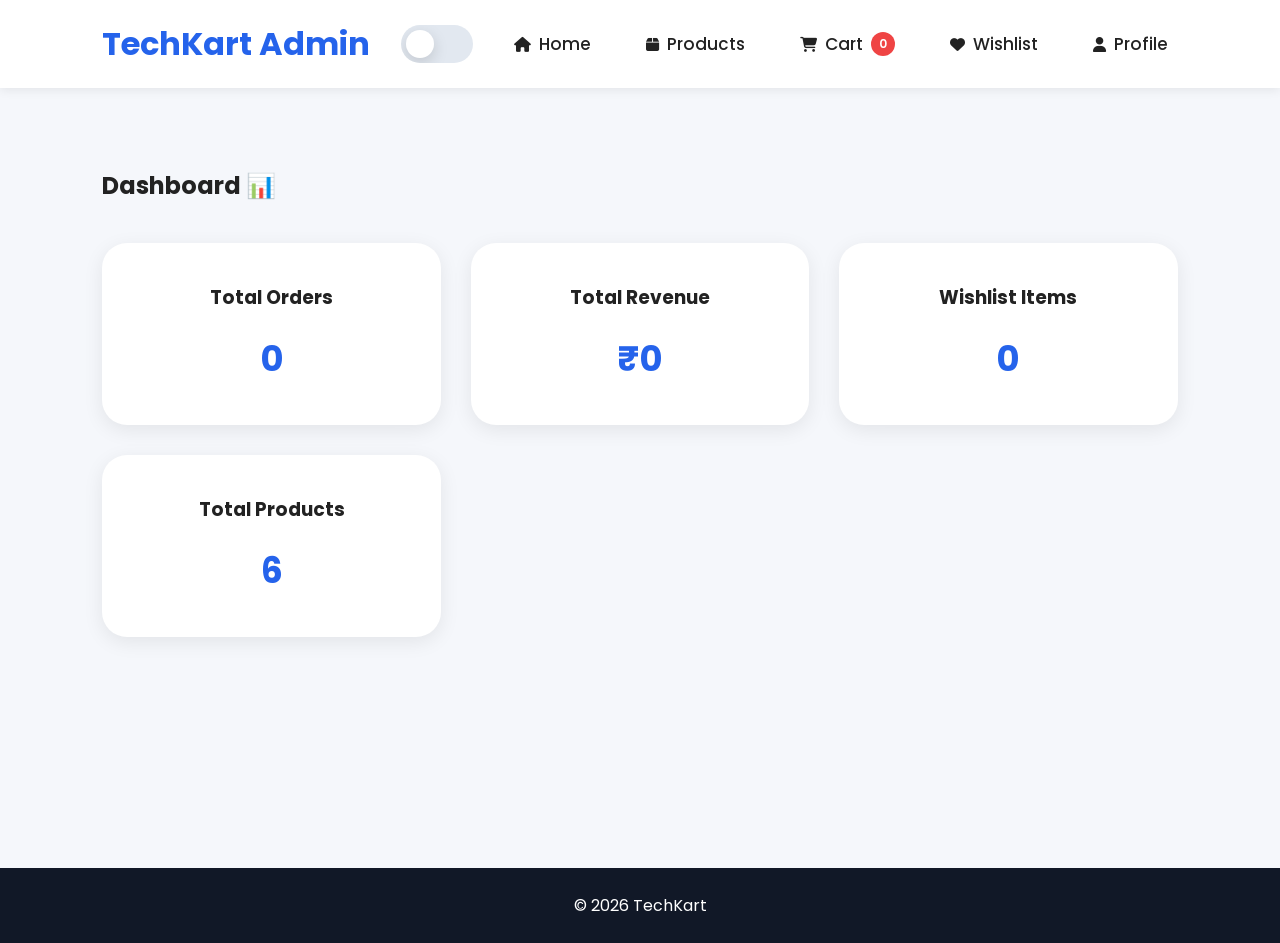
<file: admin.html>
<!DOCTYPE html>
<html lang="en">

<head>

    <meta charset="UTF-8">
    <meta name="viewport" content="width=device-width, initial-scale=1.0">

    <title>Admin Dashboard</title>

    <link rel="stylesheet" href="https://cdnjs.cloudflare.com/ajax/libs/font-awesome/6.5.2/css/all.min.css">

    <link rel="stylesheet" href="css/global.css">

    <link rel="stylesheet" href="css/admin.css">

    <link rel="stylesheet" href="css/responsive.css">

</head>

<body>

    <nav class="navbar">

        <div class="logo">
            TechKart Admin
        </div>

        <div class="menu-toggle">
            ☰
        </div>

        <button id="theme-toggle">

            <span class="toggle-circle"></span>

        </button>

        <ul class="nav-links">

            <li>
                <a href="index.html">

                    <i class="fa-solid fa-house"></i>

                    Home

                </a>
            </li>

            <li>
                <a href="products.html">

                    <i class="fa-solid fa-box"></i>

                    Products

                </a>
            </li>

            <li>
                <a href="cart.html">

                    <i class="fa-solid fa-cart-shopping"></i>

                    Cart

                    <span id="cart-count">

                        0

                    </span>

                </a>
            </li>

            <li>
                <a href="wishlist.html">

                    <i class="fa-solid fa-heart"></i>

                    Wishlist

                </a>
            </li>

            <li>
                <a href="profile.html">

                    <i class="fa-solid fa-user"></i>

                    Profile

                </a>
            </li>

        </ul>

    </nav>


    <section class="admin-section">

        <h2>

            Dashboard 📊

        </h2>

        <div class="dashboard-grid">

            <div class="dashboard-card">

                <h3>Total Orders</h3>

                <p id="total-orders">

                    0

                </p>

            </div>


            <div class="dashboard-card">

                <h3>Total Revenue</h3>

                <p id="total-revenue">

                    ₹0

                </p>

            </div>


            <div class="dashboard-card">

                <h3>Wishlist Items</h3>

                <p id="wishlist-count">

                    0

                </p>

            </div>


            <div class="dashboard-card">

                <h3>Total Products</h3>

                <p>

                    6

                </p>

            </div>

        </div>

    </section>


    <footer>

        <p>

            © 2026 TechKart

        </p>

    </footer>

    <script src="js/app.js"></script>
    <script src="js/admin.js"></script>

</body>

</html>
</file>
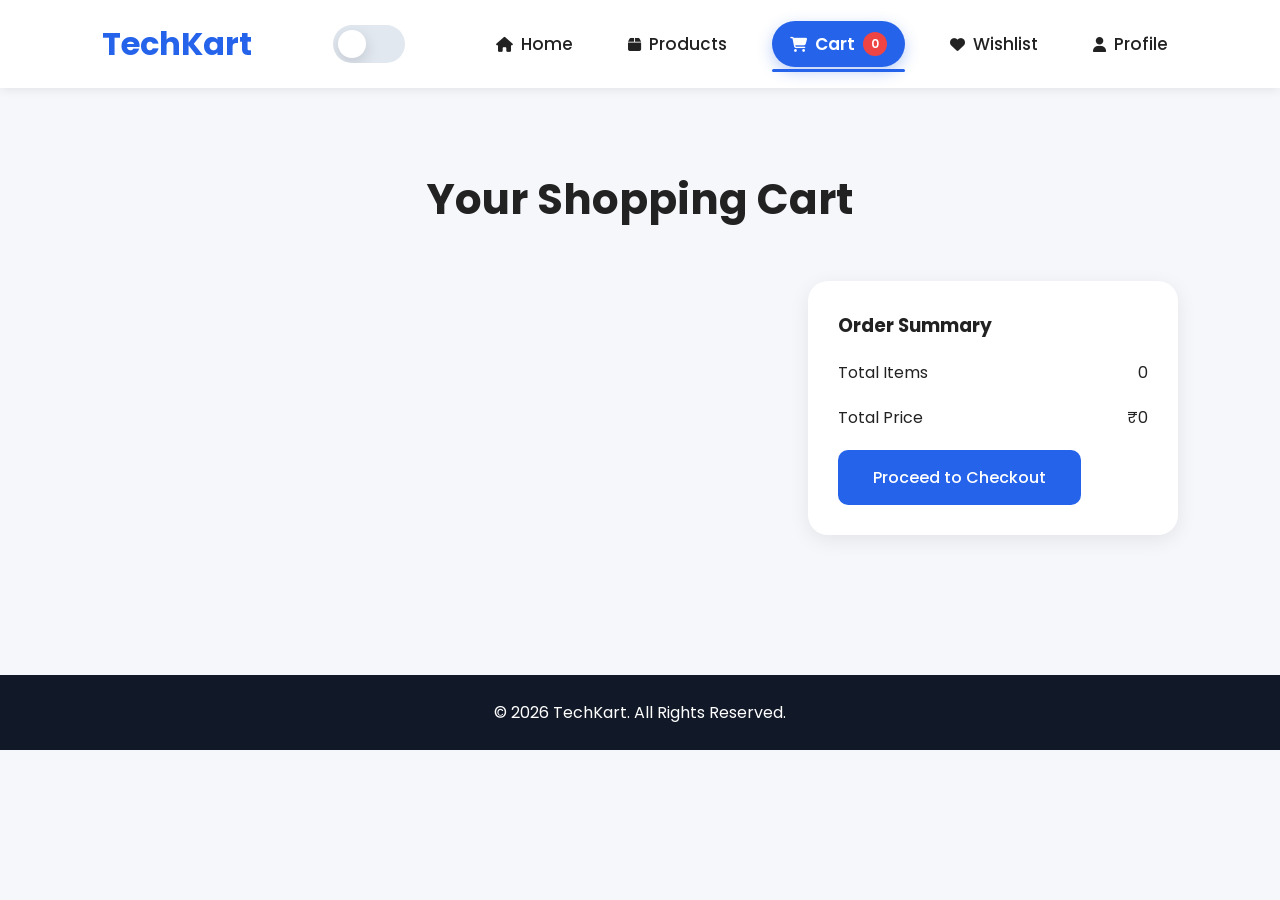
<file: cart.html>
<!DOCTYPE html>
<html lang="en">

<head>
    <meta charset="UTF-8">
    <meta name="viewport" content="width=device-width, initial-scale=1.0">
    <title>Cart - TechKart</title>

    <link rel="stylesheet" href="css/global.css">
    <link rel="stylesheet" href="css/products.css">
    <link rel="stylesheet" href="css/cart.css">
    <link rel="stylesheet" href="css/responsive.css">
    <link rel="stylesheet" href="https://cdnjs.cloudflare.com/ajax/libs/font-awesome/6.5.2/css/all.min.css">
</head>

<body>

    <!-- NAVBAR -->

    <nav class="navbar">

        <div class="logo">TechKart</div>

        <div class="menu-toggle">

            ☰

        </div>

        <button id="theme-toggle">

            <span class="toggle-circle"></span>

        </button>

        <ul class="nav-links">

            <li>
                <a href="index.html">

                    <i class="fa-solid fa-house"></i>

                    Home

                </a>
            </li>

            <li>
                <a href="products.html">

                    <i class="fa-solid fa-box"></i>

                    Products

                </a>
            </li>

            <li>
                <a href="cart.html">

                    <i class="fa-solid fa-cart-shopping"></i>

                    Cart

                    <span id="cart-count">

                        0

                    </span>

                </a>
            </li>

            <li>
                <a href="wishlist.html">

                    <i class="fa-solid fa-heart"></i>

                    Wishlist

                </a>
            </li>

            <li>
                <a href="profile.html">

                    <i class="fa-solid fa-user"></i>

                    Profile

                </a>
            </li>

        </ul>

    </nav>

    <!-- CART SECTION -->

    <section class="featured">

        <h2>Your Shopping Cart</h2>

        <div class="cart-container">

            <!-- CART ITEMS -->

            <div id="cart-items"></div>

            <!-- SUMMARY -->

            <div class="cart-summary">

                <h3>Order Summary</h3>

                <div class="summary-row">
                    <span>Total Items</span>
                    <span id="total-items">0</span>
                </div>

                <div class="summary-row">
                    <span>Total Price</span>
                    <span id="total-price">₹0</span>
                </div>

                <a href="checkout.html" class="btn checkout-btn">
                    Proceed to Checkout
                </a>

            </div>

        </div>

    </section>

    <!-- FOOTER -->

    <footer>
        <p>© 2026 TechKart. All Rights Reserved.</p>
    </footer>

    <script src="js/app.js"></script>
    <script src="js/cart.js"></script>

</body>

</html>
</file>
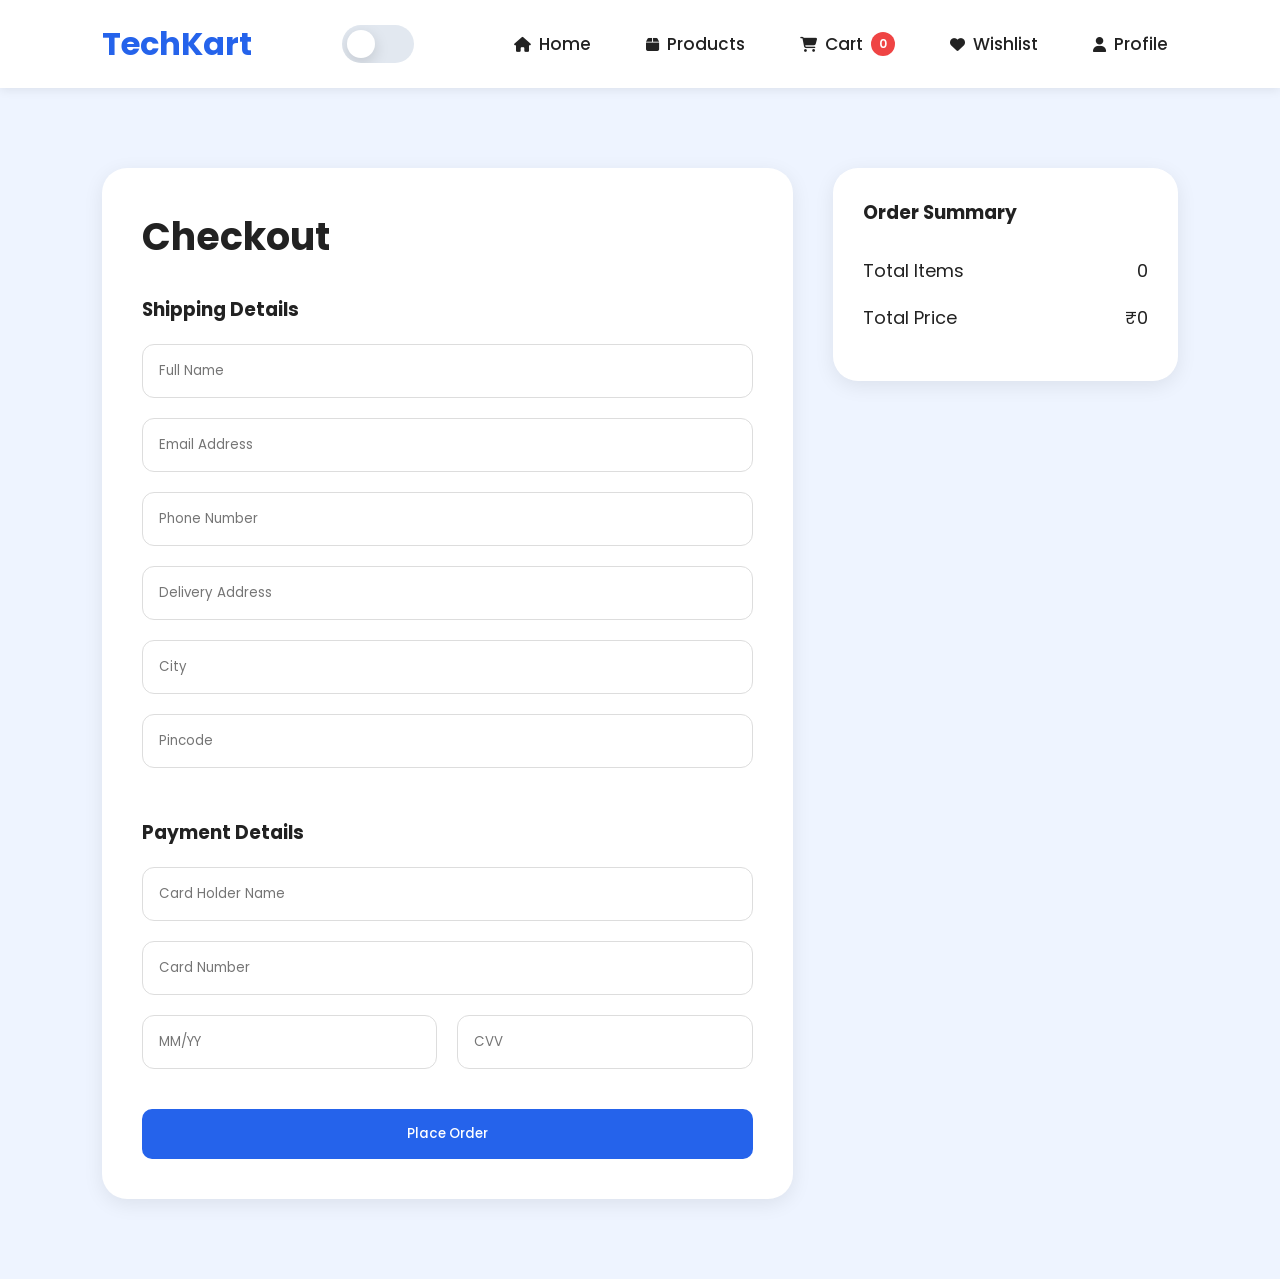
<file: checkout.html>
<!DOCTYPE html>
<html lang="en">

<head>
    <meta charset="UTF-8">
    <meta name="viewport" content="width=device-width, initial-scale=1.0">
    <title>Checkout - TechKart</title>

    <link rel="stylesheet" href="css/global.css">
    <link rel="stylesheet" href="css/checkout.css">
    <link rel="stylesheet" href="css/responsive.css">
    <link rel="stylesheet" href="https://cdnjs.cloudflare.com/ajax/libs/font-awesome/6.5.2/css/all.min.css">
</head>

<body>

    <!-- NAVBAR -->

    <nav class="navbar">

        <div class="logo">TechKart</div>

        <div class="menu-toggle">

            ☰

        </div>

        <button id="theme-toggle">

            <span class="toggle-circle"></span>

        </button>

        <ul class="nav-links">

            <li>
                <a href="index.html">

                    <i class="fa-solid fa-house"></i>

                    Home

                </a>
            </li>

            <li>
                <a href="products.html">

                    <i class="fa-solid fa-box"></i>

                    Products

                </a>
            </li>

            <li>
                <a href="cart.html">

                    <i class="fa-solid fa-cart-shopping"></i>

                    Cart

                    <span id="cart-count">

                        0

                    </span>

                </a>
            </li>

            <li>
                <a href="wishlist.html">

                    <i class="fa-solid fa-heart"></i>

                    Wishlist

                </a>
            </li>

            <li>
                <a href="profile.html">

                    <i class="fa-solid fa-user"></i>

                    Profile

                </a>
            </li>

        </ul>

    </nav>

    <!-- CHECKOUT SECTION -->

    <section class="checkout-section">

        <div class="checkout-container">

            <!-- LEFT -->

            <div class="checkout-form">

                <h2>Checkout</h2>

                <form id="paymentForm">

                    <h3>Shipping Details</h3>

                    <input type="text" placeholder="Full Name" required>

                    <input type="email" placeholder="Email Address" required>

                    <input type="text" placeholder="Phone Number" required>

                    <input type="text" placeholder="Delivery Address" required>

                    <input type="text" placeholder="City" required>

                    <input type="text" placeholder="Pincode" required>

                    <h3>Payment Details</h3>

                    <input type="text" placeholder="Card Holder Name" required>

                    <input type="text" placeholder="Card Number" required>

                    <div class="payment-row">

                        <input type="text" placeholder="MM/YY" required>

                        <input type="text" placeholder="CVV" required>

                    </div>

                    <button class="btn place-order-btn">
                        Place Order
                    </button>

                </form>

            </div>

            <!-- RIGHT -->

            <div class="order-summary">

                <h3>Order Summary</h3>

                <div class="summary-row">
                    <span>Total Items</span>
                    <span id="checkout-items">0</span>
                </div>

                <div class="summary-row">
                    <span>Total Price</span>
                    <span id="checkout-price">₹0</span>
                </div>

            </div>

        </div>

    </section>

    <script src="js/app.js"></script>
    <script src="js/checkout.js"></script>

</body>

</html>
</file>
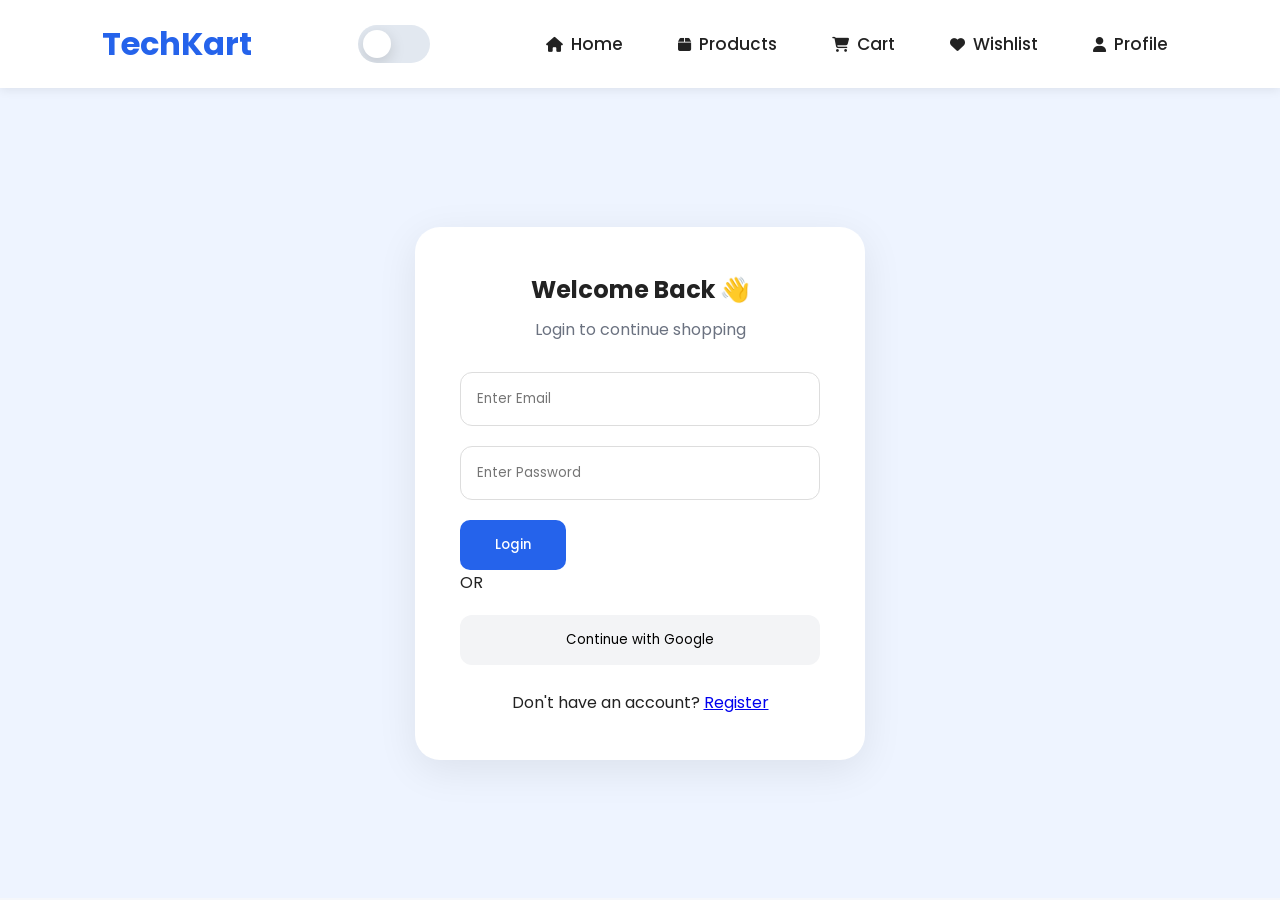
<file: login.html>
<!DOCTYPE html>
<html lang="en">

<head>
    <meta charset="UTF-8">
    <meta name="viewport" content="width=device-width, initial-scale=1.0">
    <title>Login - TechKart</title>

    <link rel="stylesheet" href="css/global.css">
    <link rel="stylesheet" href="css/login.css">
    <link rel="stylesheet" href="css/responsive.css">
    <link rel="stylesheet" href="https://cdnjs.cloudflare.com/ajax/libs/font-awesome/6.5.2/css/all.min.css">
</head>

<body>

    <!-- NAVBAR -->

    <nav class="navbar">

        <div class="logo">TechKart</div>

        <div class="menu-toggle">

            ☰

        </div>

        <button id="theme-toggle">

            <span class="toggle-circle"></span>

        </button>

        <ul class="nav-links">

            <li>
                <a href="index.html">

                    <i class="fa-solid fa-house"></i>

                    Home

                </a>
            </li>

            <li>
                <a href="products.html">

                    <i class="fa-solid fa-box"></i>

                    Products

                </a>
            </li>

            <li>
                <a href="cart.html">

                    <i class="fa-solid fa-cart-shopping"></i>

                    Cart

                </a>
            </li>

            <li>
                <a href="wishlist.html">

                    <i class="fa-solid fa-heart"></i>

                    Wishlist

                </a>
            </li>

            <li>
                <a href="profile.html">

                    <i class="fa-solid fa-user"></i>

                    Profile

                </a>
            </li>

        </ul>

    </nav>

    <!-- LOGIN SECTION -->

    <section class="login-section">

        <div class="login-container">

            <h2>Welcome Back 👋</h2>

            <p class="login-subtitle">
                Login to continue shopping
            </p>

            <form id="loginForm">

                <input type="email" placeholder="Enter Email" required>

                <input type="password" placeholder="Enter Password" required>

                <button class="btn login-btn">
                    Login
                </button>

            </form>

            <div class="divider">
                <span>OR</span>
            </div>

            <button class="google-btn">
                Continue with Google
            </button>

            <p class="register-text">
                Don't have an account?
                <a href="#">Register</a>
            </p>

        </div>

    </section>

    <script src="js/app.js"></script>
    <script src="js/login.js"></script>

</body>

</html>
</file>
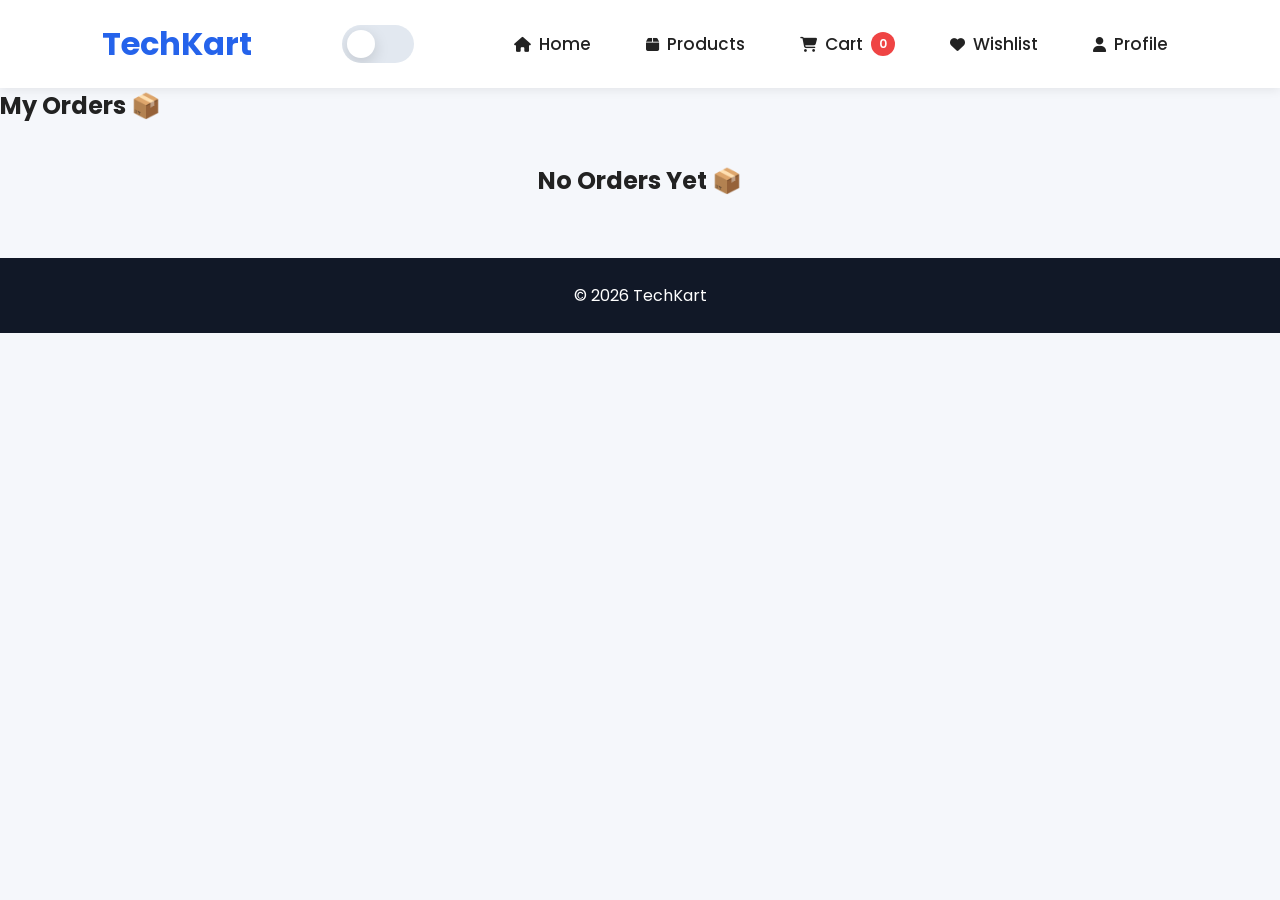
<file: orders.html>
<!DOCTYPE html>
<html lang="en">

<head>
    <meta charset="UTF-8">
    <meta name="viewport" content="width=device-width, initial-scale=1.0">

    <title>Orders - TechKart</title>

    <link rel="stylesheet" href="css/global.css">
    <link rel="stylesheet" href="css/orders.css">
    <link rel="stylesheet" href="css/responsive.css">
    <link rel="stylesheet" href="https://cdnjs.cloudflare.com/ajax/libs/font-awesome/6.5.2/css/all.min.css">

</head>

<body>

    <nav class="navbar">

        <div class="logo">
            TechKart
        </div>

        <div class="menu-toggle">
            ☰
        </div>

        <button id="theme-toggle">

            <span class="toggle-circle"></span>

        </button>

        <ul class="nav-links">

            <li>
                <a href="index.html">

                    <i class="fa-solid fa-house"></i>

                    Home

                </a>
            </li>

            <li>
                <a href="products.html">

                    <i class="fa-solid fa-box"></i>

                    Products

                </a>
            </li>

            <li>
                <a href="cart.html">

                    <i class="fa-solid fa-cart-shopping"></i>

                    Cart

                    <span id="cart-count">

                        0

                    </span>

                </a>
            </li>

            <li>
                <a href="wishlist.html">

                    <i class="fa-solid fa-heart"></i>

                    Wishlist

                </a>
            </li>

            <li>
                <a href="profile.html">

                    <i class="fa-solid fa-user"></i>

                    Profile

                </a>
            </li>

        </ul>

    </nav>


    <section class="featured">

        <h2>My Orders 📦</h2>

        <div id="orders-container">

        </div>

    </section>


    <footer>

        <p>© 2026 TechKart</p>

    </footer>

    <script src="js/app.js"></script>
    <script src="js/orders.js"></script>

</body>

</html>
</file>
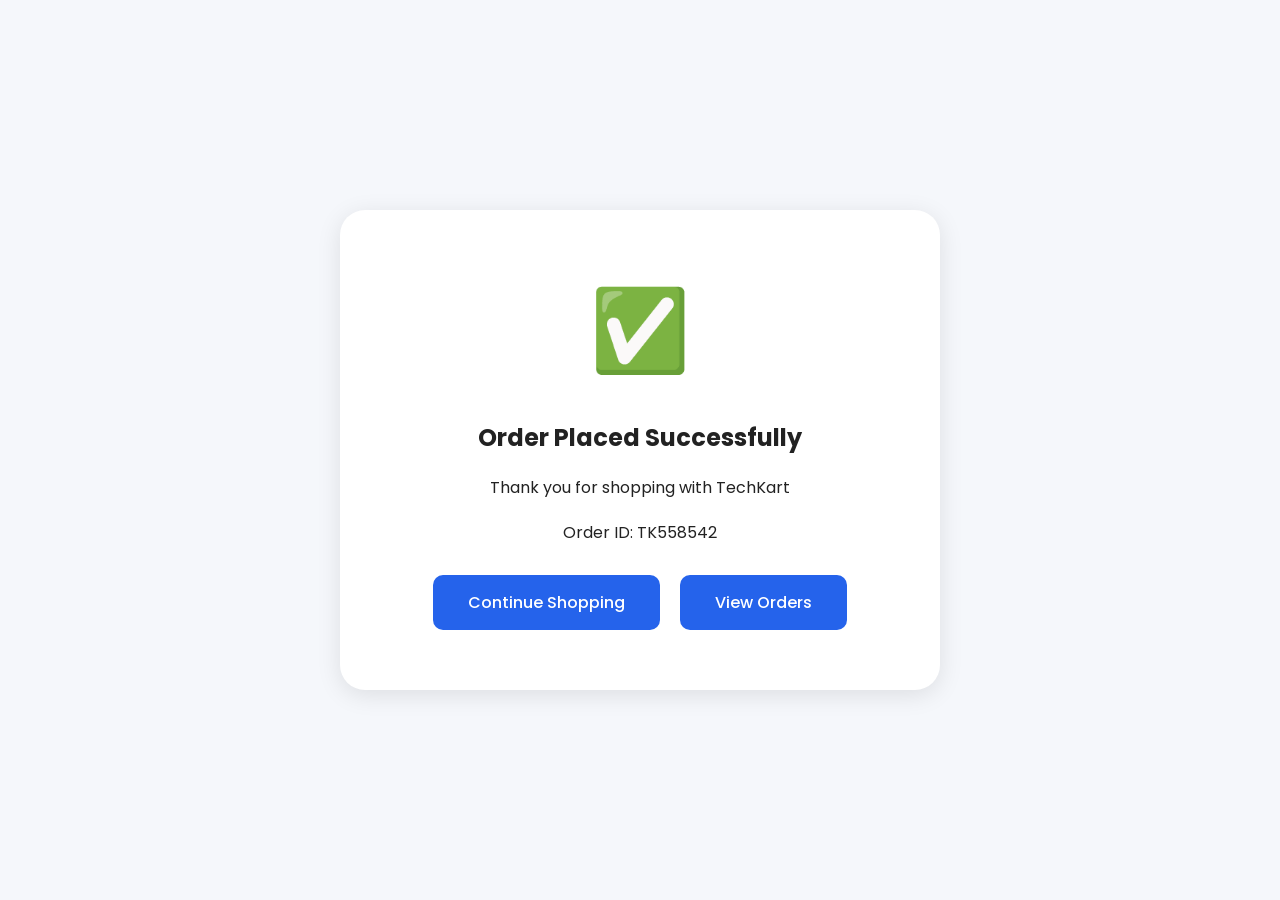
<file: success.html>
<!DOCTYPE html>
<html lang="en">

<head>

    <meta charset="UTF-8">

    <meta name="viewport" content="width=device-width, initial-scale=1.0">

    <title>Order Success</title>

    <link rel="stylesheet" href="css/global.css">

    <link rel="stylesheet" href="css/success.css">

    <link rel="stylesheet" href="https://cdnjs.cloudflare.com/ajax/libs/font-awesome/6.5.2/css/all.min.css">

</head>

<body>

    <section class="success-section">

        <div class="success-card">

            <div class="success-icon">

                ✅

            </div>

            <h1>

                Order Placed Successfully

            </h1>

            <p>

                Thank you for shopping with TechKart

            </p>

            <p>

                Order ID:

                <span id="order-id">

                </span>

            </p>

            <div class="success-buttons">

                <a href="products.html" class="btn">

                    Continue Shopping

                </a>

                <a href="orders.html" class="btn">

                    View Orders

                </a>

            </div>

        </div>

    </section>

    <script src="js/success.js"></script>

</body>

</html>
</file>
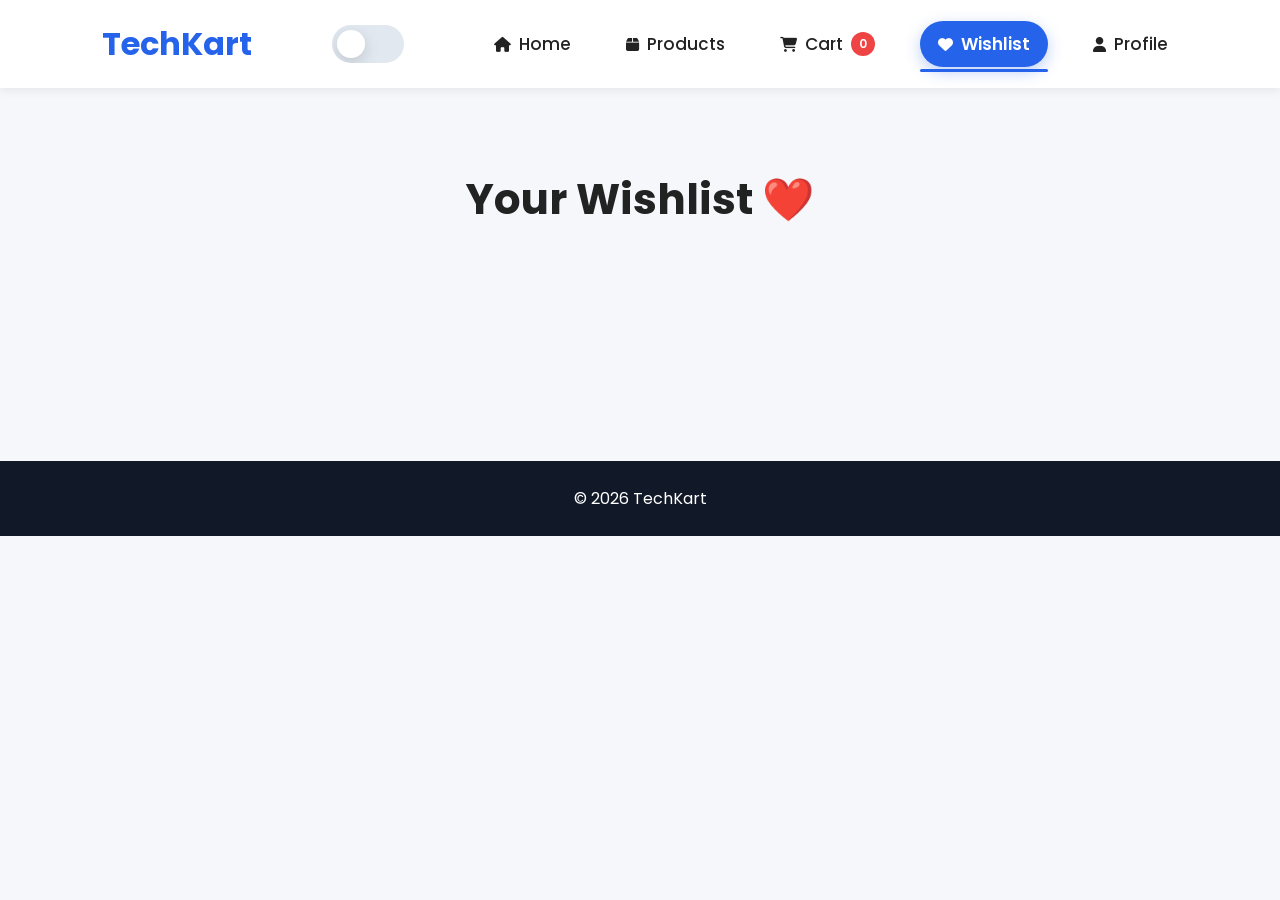
<file: wishlist.html>
<!DOCTYPE html>
<html lang="en">

<head>
    <meta charset="UTF-8">
    <meta name="viewport" content="width=device-width, initial-scale=1.0">

    <title>Wishlist - TechKart</title>

    <link rel="stylesheet" href="css/global.css">
    <link rel="stylesheet" href="css/products.css">
    <link rel="stylesheet" href="css/wishlist.css">
    <link rel="stylesheet" href="css/responsive.css">
    <link rel="stylesheet" href="https://cdnjs.cloudflare.com/ajax/libs/font-awesome/6.5.2/css/all.min.css">

</head>

<body>

    <nav class="navbar">

        <div class="logo">TechKart</div>

        <div class="menu-toggle">

            ☰

        </div>

        <button id="theme-toggle">

            <span class="toggle-circle"></span>

        </button>

        <ul class="nav-links">

            <li>
                <a href="index.html">

                    <i class="fa-solid fa-house"></i>

                    Home

                </a>
            </li>

            <li>
                <a href="products.html">

                    <i class="fa-solid fa-box"></i>

                    Products

                </a>
            </li>

            <li>
                <a href="cart.html">

                    <i class="fa-solid fa-cart-shopping"></i>

                    Cart

                    <span id="cart-count">

                        0

                    </span>

                </a>
            </li>

            <li>
                <a href="wishlist.html">

                    <i class="fa-solid fa-heart"></i>

                    Wishlist

                </a>
            </li>

            <li>
                <a href="profile.html">

                    <i class="fa-solid fa-user"></i>

                    Profile

                </a>
            </li>

        </ul>

    </nav>


    <section class="featured">

        <h2>Your Wishlist ❤️</h2>

        <div id="wishlist-items">

        </div>

    </section>

    <footer>

        <p>© 2026 TechKart</p>

    </footer>

    <script src="js/app.js"></script>
    <script src="js/wishlist.js"></script>

</body>

</html>
</file>
<file: css/global.css>
@import url('https://fonts.googleapis.com/css2?family=Poppins:wght@300;400;500;600;700;800&display=swap');

* {
    margin: 0;
    padding: 0;
    box-sizing: border-box;
    font-family: 'Poppins', sans-serif;
}

body {
    background: #f5f7fb;
    color: #222;
    overflow-x: hidden;
}


/* ===============================
NAVBAR
=============================== */

.navbar {

    width: 100%;

    display: flex;

    justify-content: space-between;

    align-items: center;

    padding: 20px 8%;

    background: white;

    box-shadow:
        0 2px 10px rgba(0, 0, 0, 0.08);

    position: sticky;

    top: 0;

    z-index: 1000;

    backdrop-filter: blur(15px);

}


.logo {

    font-size: 32px;

    font-weight: 700;

    color: #2563eb;

}


/* ===============================
NAV LINKS
=============================== */

.nav-links {

    display: flex;

    list-style: none;

    gap: 35px;

}


.nav-links a {

    text-decoration: none;

    color: #222;

    font-size: 17px;

    font-weight: 500;

    transition: .3s;

    display: flex;

    align-items: center;

    gap: 8px;

    position: relative;

    padding: 10px;

}


/* HOVER LINE */

.nav-links a::after {

    content: "";

    position: absolute;

    left: 0;

    bottom: -5px;

    width: 0;

    height: 3px;

    background: #2563eb;

    border-radius: 10px;

    transition: .4s;

}


.nav-links a:hover::after {

    width: 100%;

}


.nav-links a:hover {

    color: #2563eb;

    transform: translateY(-2px);

}


/* ACTIVE LINK */

.nav-links a.active {

    background: #2563eb;

    color: white !important;

    padding: 10px 18px;

    border-radius: 30px;

    font-weight: 600;

    box-shadow:
        0 5px 15px rgba(37, 99, 235, .3);

}


.nav-links a.active i {

    color: white;

}


.nav-links a.active::after {

    width: 100%;

}


.nav-links i {

    font-size: 15px;

}


/* ===============================
BUTTONS
=============================== */

.btn {

    display: inline-block;

    padding: 15px 35px;

    background: #2563eb;

    color: white;

    border-radius: 10px;

    text-decoration: none;

    font-weight: 500;

    transition: .3s;

    border: none;

    cursor: pointer;

}


.btn:hover {

    background: #1d4ed8;

    transform: translateY(-3px);

}


/* ===============================
PREMIUM MINIMAL THEME TOGGLE
=============================== */

#theme-toggle {

    width: 72px;

    height: 38px;

    border: none;

    border-radius: 50px;

    background: #e2e8f0;

    position: relative;

    cursor: pointer;

    transition: 0.4s;

    padding: 5px;

    display: flex;

    align-items: center;

    overflow: hidden;

}


/* TOGGLE BALL */

.toggle-circle {

    width: 28px;

    height: 28px;

    border-radius: 50%;

    background: white;

    transition: 0.4s;

    box-shadow:
        0 5px 15px rgba(0, 0, 0, 0.15);

}


/* DARK MODE */

body.dark #theme-toggle {

    background: #2563eb;

}


body.dark .toggle-circle {

    transform: translateX(34px);

}


/* ===============================
CART BADGE
=============================== */

#cart-count {

    background: #ef4444;

    color: white;

    padding: 3px 8px;

    border-radius: 50%;

    font-size: 12px;

    font-weight: 600;

    min-width: 22px;

    display: flex;

    align-items: center;

    justify-content: center;

}


/* ===============================
HERO SECTION
=============================== */

.hero {

    display: grid;

    grid-template-columns: 1fr 1fr;

    align-items: center;

    gap: 60px;

    padding: 80px 8%;

    min-height: 85vh;

}


.hero-text h1 {

    font-size: 72px;

    line-height: 1.1;

    margin-bottom: 30px;

    font-weight: 800;

}


.hero-text p {

    font-size: 24px;

    line-height: 1.8;

    color: #6b7280;

    margin-bottom: 40px;

    max-width: 600px;

}


.hero-image {

    display: flex;

    justify-content: center;

}


.hero-image img {

    width: 100%;

    max-width: 600px;

    border-radius: 30px;

    box-shadow:
        0 20px 40px rgba(0, 0, 0, 0.15);

    transition: 0.5s;

    animation:
        float 4s ease-in-out infinite;

    cursor: pointer;

}


.hero-image img:hover {

    transform:
        translateY(-15px) scale(1.03);

}


/* FLOAT ANIMATION */

@keyframes float {

    0% {

        transform:
            translateY(0px);

    }

    50% {

        transform:
            translateY(-15px);

    }

    100% {

        transform:
            translateY(0px);

    }

}


/* ===============================
FOOTER
=============================== */

footer {

    background: #111827;

    color: white;

    text-align: center;

    padding: 25px;

    margin-top: 60px;

}


/* ===============================
MOBILE MENU
=============================== */

.menu-toggle {

    display: none;

    font-size: 30px;

    cursor: pointer;

}


@media(max-width:900px) {

    .menu-toggle {

        display: block;

        color: inherit;

    }

    .nav-links {

        position: absolute;

        top: 80px;

        left: -100%;

        width: 100%;

        min-height: calc(100vh - 80px);

        z-index: 2000;

        background: white;

        display: flex;

        flex-direction: column;

        gap: 25px;

        padding: 30px;

        transition: 0.4s ease;

        box-shadow:
            0 5px 20px rgba(0, 0, 0, 0.1);

    }

    .nav-links.active {

        left: 0;

    }

    .hero {

        grid-template-columns: 1fr;

        text-align: center;

    }

    .hero-text h1 {

        font-size: 50px;

    }

    .hero-text p {

        font-size: 18px;

        margin: auto auto 30px;

    }

}


@media(max-width:600px) {

    .hero-text h1 {

        font-size: 42px;

    }

}


/* ===============================
DARK MODE
=============================== */

body.dark {

    background: #0f172a;

    color: white;

}


/* DARK NAVBAR */

body.dark .navbar {

    background: #1e293b;

}


/* DARK MOBILE MENU */

body.dark .nav-links {

    background: #1e293b;

}


/* DARK MENU LINKS */

body.dark .nav-links a {

    color: white;

}


/* ACTIVE LINK */

body.dark .nav-links a.active {

    background: #2563eb;

    color: white !important;

}


/* ICON COLORS */

body.dark .nav-links i {

    color: white;

}


/* DARK CARDS */

body.dark .product-card,

body.dark .cart-card,

body.dark .cart-summary,

body.dark .login-container,

body.dark .profile-card,

body.dark .profile-info,

body.dark .dashboard-card,

body.dark .order-card,

body.dark .checkout-form,

body.dark .order-summary,

body.dark .stat-card,

body.dark .recent-order-card {

    background: #1f2937;

    color: white;

}


/* DARK TEXT */

body.dark p {

    color: #d1d5db;

}


body.dark a {

    color: white;

}


/* HERO DARK MODE */

body.dark .hero {

    background:
        linear-gradient(135deg,
            #020617,
            #0f172a);

}


body.dark .hero-text h1 {

    color: white;

}


body.dark .hero-text p {

    color: #d1d5db;

}


body.dark .hero-image img {

    box-shadow:
        0 20px 40px rgba(255, 255, 255, 0.08);

}


/* DARK SECTION FIX */

body.dark section {

    background: transparent;

}
</file>
<file: css/admin.css>
.admin-section {

    padding: 80px 8%;

    min-height: 80vh;

}

.dashboard-grid {

    display: grid;

    grid-template-columns:
        repeat(auto-fit,
            minmax(250px, 1fr));

    gap: 30px;

    margin-top: 40px;

}

.dashboard-card {

    background: white;

    padding: 40px;

    border-radius: 25px;

    text-align: center;

    box-shadow:
        0 5px 20px rgba(0, 0, 0, 0.08);

    transition: 0.3s;

}

.dashboard-card:hover {

    transform:
        translateY(-10px);

}

.dashboard-card h3 {

    margin-bottom: 20px;

}

.dashboard-card p {

    font-size: 35px;

    font-weight: 700;

    color: #2563eb;

}
</file>
<file: css/responsive.css>
@media(max-width:900px) {

    /* .navbar{
        flex-direction:column;
        gap:20px;
    } */

    .hero {
        flex-direction: column;
        text-align: center;
        padding-top: 50px;
    }

    .hero-text h1 {
        font-size: 48px;
    }

    .cart-container {
        grid-template-columns: 1fr;
    }

    .cart-card {
        flex-direction: column;
    }

    .cart-card img {
        width: 100%;
        height: 250px;
    }

}

@media(max-width:900px) {

    .checkout-container {
        grid-template-columns: 1fr;
    }

}

@media(max-width:900px) {

    .modal-content {
        grid-template-columns: 1fr;
    }

    .modal-image img {
        height: 300px;
    }

}

@media(max-width:900px) {

    .profile-section {

        grid-template-columns: 1fr;

    }

}

@media(max-width:900px) {

    .details-container {

        grid-template-columns: 1fr;

    }

}
</file>
<file: css/products.css>
.featured {
    padding: 80px 8%;
}

.featured h2 {
    text-align: center;
    font-size: 42px;
    margin-bottom: 50px;
}

.search-box {
    display: flex;
    justify-content: center;
    margin-bottom: 40px;
}

.search-box input {
    width: 400px;
    max-width: 90%;
    padding: 15px 20px;
    border: none;
    border-radius: 12px;
    box-shadow: 0 5px 20px rgba(0, 0, 0, 0.08);
    font-size: 16px;
}

.product-container {
    display: grid;
    grid-template-columns: repeat(auto-fit, minmax(260px, 1fr));
    gap: 30px;
}

.product-card {
    background: white;
    border-radius: 20px;
    overflow: hidden;
    box-shadow: 0 5px 20px rgba(0, 0, 0, 0.08);
    transition: 0.3s;
}

.product-card:hover {
    transform: translateY(-10px);
}

.product-card img {
    width: 100%;
    height: 250px;
    object-fit: cover;
    transition: 0.4s;
    display: block;
}
.product-card:hover img {

    transform: scale(1.05);

}

.product-card h3 {
    padding: 20px 20px 10px;
    min-height: 60px;
}

.product-card p {
    padding: 0 20px;
    color: #2563eb;
    font-weight: 600;
}

.product-card button {
    margin: 20px;
}

/* ===============================
PRODUCT BUTTONS
=============================== */

.product-buttons {

    display: flex;

    justify-content: space-between;

    align-items: center;

    padding: 20px;

    gap: 15px;

}


/* ADD TO CART BUTTON */

.product-buttons .add-cart {

    flex: 1;

    height: 52px;

    border: none;

    border-radius: 14px;

    background: #2563eb;

    color: white;

    font-size: 16px;

    font-weight: 600;

    cursor: pointer;

    transition: 0.3s;

    display: flex;

    align-items: center;

    justify-content: center;

    gap: 10px;

}


.product-buttons .add-cart:hover {

    background: #1d4ed8;

    transform: translateY(-3px);

    box-shadow:
        0 8px 20px rgba(37, 99, 235, 0.35);

}


/* WISHLIST BUTTON */

.wishlist-btn {

    width: 52px;

    height: 52px;

    border: none;

    border-radius: 14px;

    background: #ffe4e6;

    cursor: pointer;

    font-size: 22px;

    transition: 0.3s;

    display: flex;

    align-items: center;

    justify-content: center;

}


.wishlist-btn:hover {

    transform: scale(1.08);

    background: #fecdd3;

}


/* ===============================
CLICKABLE PRODUCT CARD
=============================== */

.clickable-card {

    cursor: pointer;

    overflow: hidden;

    transition: 0.4s;

}


.clickable-card img {

    transition: 0.4s;

}


.clickable-card:hover img {

    transform: scale(1.05);

}


.clickable-card:hover {

    transform: translateY(-10px);

    box-shadow:
        0 12px 35px rgba(0, 0, 0, 0.12);

}

/* MODAL */

.modal {
    position: fixed;
    top: 0;
    left: 0;
    width: 100%;
    height: 100%;
    background: rgba(0, 0, 0, 0.6);
    display: none;
    justify-content: center;
    align-items: center;
    z-index: 2000;
}

.modal-content {
    width: 90%;
    max-width: 950px;
    background: white;
    border-radius: 25px;
    overflow: hidden;
    display: grid;
    grid-template-columns: 1fr 1fr;
    position: relative;
    animation: popup 0.3s ease;
}

@keyframes popup {

    from {
        transform: scale(0.8);
        opacity: 0;
    }

    to {
        transform: scale(1);
        opacity: 1;
    }

}

.modal-image img {
    width: 100%;
    height: 100%;
    object-fit: cover;
}

.modal-details {
    padding: 40px;
}

.modal-details h2 {
    font-size: 38px;
    margin-bottom: 20px;
}

.modal-price {
    color: #2563eb;
    font-size: 28px;
    font-weight: 700;
    margin-bottom: 20px;
}

.modal-description {
    color: #6b7280;
    line-height: 1.8;
    margin-bottom: 25px;
}

.rating {
    font-size: 24px;
    margin-bottom: 30px;
}

.close-btn {
    position: absolute;
    right: 25px;
    top: 15px;
    font-size: 40px;
    cursor: pointer;
}

/* TOAST */

.toast {
    position: fixed;
    bottom: 30px;
    right: 30px;
    background: #111827;
    color: white;
    padding: 18px 30px;
    border-radius: 12px;
    box-shadow: 0 5px 20px rgba(0, 0, 0, 0.2);
    font-size: 16px;
    opacity: 0;
    pointer-events: none;
    transform: translateY(50px);
    transition: 0.4s;
    z-index: 3000;
}

.toast.show {
    opacity: 1;
    transform: translateY(0);
}


/* Wishlist Button */


.wishlist-btn {

    width: 55px;
    height: 55px;

    border: none;
    border-radius: 12px;

    background: #ffe4e6;

    cursor: pointer;

    font-size: 22px;

    flex-shrink: 0;

    transition: 0.3s;

}

.wishlist-btn:hover {

    transform: scale(1.1);

}


/* CATEGORY FILTER */

.category-filter {

    display: flex;

    justify-content: center;

    gap: 15px;

    margin-bottom: 40px;

    flex-wrap: wrap;

}

.filter-btn {

    padding: 12px 25px;

    border: none;

    border-radius: 25px;

    background: white;

    cursor: pointer;

    font-size: 16px;

    box-shadow:
        0 5px 15px rgba(0, 0, 0, 0.08);

    transition: 0.3s;

}

.filter-btn:hover {

    transform: translateY(-3px);

}

.filter-btn.active {

    background: #2563eb;

    color: white;

}

/* ===============================
PRODUCT RATINGS
=============================== */

.rating {

    margin: 12px 0;

    font-size: 18px;

    color: #f59e0b;

    font-weight: 600;

    display: flex;

    align-items: center;

    gap: 8px;

}


.rating span {

    color: #6b7280;

    font-size: 15px;

}


/* DARK MODE */

body.dark .rating span {

    color: #d1d5db;

}
</file>
<file: css/cart.css>
.cart-container {
    display: grid;
    grid-template-columns: 1.8fr 1fr;
    gap: 40px;
    align-items: start;
}

#cart-items {
    display: flex;
    flex-direction: column;
    gap: 25px;
}

.cart-card {
    background: white;
    border-radius: 20px;
    padding: 20px;
    display: flex;
    align-items: center;
    gap: 25px;
    box-shadow: 0 5px 20px rgba(0, 0, 0, 0.08);
}

.cart-card img {
    width: 150px;
    height: 150px;
    object-fit: cover;
    border-radius: 15px;
}

.cart-info {
    flex: 1;
}

.cart-info p {
    color: #2563eb;
    font-weight: 600;
    margin: 10px 0;
}

.remove-btn {
    padding: 12px 20px;
    border: none;
    border-radius: 10px;
    background: #ef4444;
    color: white;
    cursor: pointer;
}

.cart-summary {
    background: white;
    padding: 30px;
    border-radius: 20px;
    box-shadow: 0 5px 20px rgba(0, 0, 0, 0.08);
    position: sticky;
    top: 120px;
}

.summary-row {
    display: flex;
    justify-content: space-between;
    margin: 20px 0;
}

.quantity-box {
    display: flex;

    align-items: center;

    gap: 15px;

    margin: 15px 0;
}

.quantity-box button {
    width: 35px;
    height: 35px;

    border: none;

    border-radius: 50%;

    background: #2563eb;

    color: white;

    font-size: 18px;

    cursor: pointer;
}

.quantity-box span {
    font-size: 18px;

    font-weight: 600;
}
</file>
<file: css/checkout.css>
.checkout-section{
    padding:80px 8%;
    background:#eef4ff;
    min-height:100vh;
}

.checkout-container{
    display:grid;
    grid-template-columns:2fr 1fr;
    gap:40px;
    align-items:start;
}

.checkout-form{
    background:white;
    padding:40px;
    border-radius:25px;
    box-shadow:0 5px 20px rgba(0,0,0,0.08);
}

.checkout-form h2{
    margin-bottom:30px;
    font-size:38px;
}

.checkout-form h3{
    margin:30px 0 20px;
}

.checkout-form input{
    width:100%;
    padding:16px;
    margin-bottom:20px;
    border:1px solid #ddd;
    border-radius:12px;
    outline:none;
}

.payment-row{
    display:grid;
    grid-template-columns:1fr 1fr;
    gap:20px;
}

.place-order-btn{
    width:100%;
    margin-top:20px;
}

.order-summary{
    background:white;
    padding:30px;
    border-radius:25px;
    box-shadow:0 5px 20px rgba(0,0,0,0.08);
    position:sticky;
    top:120px;
}

.order-summary h3{
    margin-bottom:30px;
}

.summary-row{
    display:flex;
    justify-content:space-between;
    margin-bottom:20px;
    font-size:18px;
}
</file>
<file: css/login.css>
.login-section{
    min-height:90vh;
    display:flex;
    justify-content:center;
    align-items:center;
    background:#eef4ff;
}

.login-container{
    width:100%;
    max-width:450px;
    background:white;
    padding:45px;
    border-radius:25px;
    box-shadow:0 10px 40px rgba(0,0,0,0.08);
}

.login-container h2{
    text-align:center;
    margin-bottom:10px;
}

.login-subtitle{
    text-align:center;
    color:#6b7280;
    margin-bottom:30px;
}

.login-container input{
    width:100%;
    padding:16px;
    margin-bottom:20px;
    border:1px solid #ddd;
    border-radius:12px;
}

.google-btn{
    width:100%;
    padding:15px;
    border:none;
    border-radius:12px;
    background:#f3f4f6;
    cursor:pointer;
    margin-top:20px;
}

.register-text{
    text-align:center;
    margin-top:25px;
}
</file>
<file: css/orders.css>
#orders-container {

    display: flex;

    flex-direction: column;

    gap: 30px;

    margin-top: 40px;

}

.order-card {

    background: white;

    padding: 25px;

    border-radius: 20px;

    box-shadow:
        0 5px 20px rgba(0, 0, 0, 0.08);

    display: flex;

    justify-content: space-between;

    align-items: center;

    flex-wrap: wrap;

}

.order-info h3 {

    margin-bottom: 10px;

}

.order-status {

    padding: 10px 20px;

    border-radius: 20px;

    font-weight: 600;

}

.delivered {

    background: #dcfce7;

    color: #15803d;

}

.pending {

    background: #fef3c7;

    color: #b45309;

}

/* ===============================
ORDER STATUS COLORS
=============================== */

.order-status {

    padding: 12px 25px;

    border-radius: 30px;

    font-weight: 600;

}


/* Pending */

.pending {

    background: #fef3c7;

    color: #b45309;

}


/* Processing */

.processing {

    background: #dbeafe;

    color: #1d4ed8;

}


/* Shipped */

.shipped {

    background: #ddd6fe;

    color: #6d28d9;

}


/* Delivered */

.delivered {

    background: #d1fae5;

    color: #047857;

}
</file>
<file: css/success.css>
.success-section {

    display: flex;

    justify-content: center;

    align-items: center;

    height: 100vh;

    padding: 20px;

}

.success-card {

    background: white;

    padding: 60px;

    border-radius: 25px;

    text-align: center;

    box-shadow:
        0 5px 25px rgba(0, 0, 0, 0.1);

    max-width: 600px;

    width: 100%;

}

.success-icon {

    font-size: 80px;

    margin-bottom: 30px;

}

.success-card h1 {

    margin-bottom: 20px;

}

.success-card p {

    margin-bottom: 20px;

}

.success-buttons {

    display: flex;

    justify-content: center;

    gap: 20px;

    margin-top: 30px;

    flex-wrap: wrap;

}
</file>
<file: css/wishlist.css>
#wishlist-items{

display:grid;

grid-template-columns:
repeat(auto-fit,minmax(260px,1fr));

gap:30px;

padding-top:40px;

}

.remove-wishlist{

background:red;

padding:12px;

border:none;

color:white;

border-radius:10px;

cursor:pointer;

margin:20px;

}
</file>
